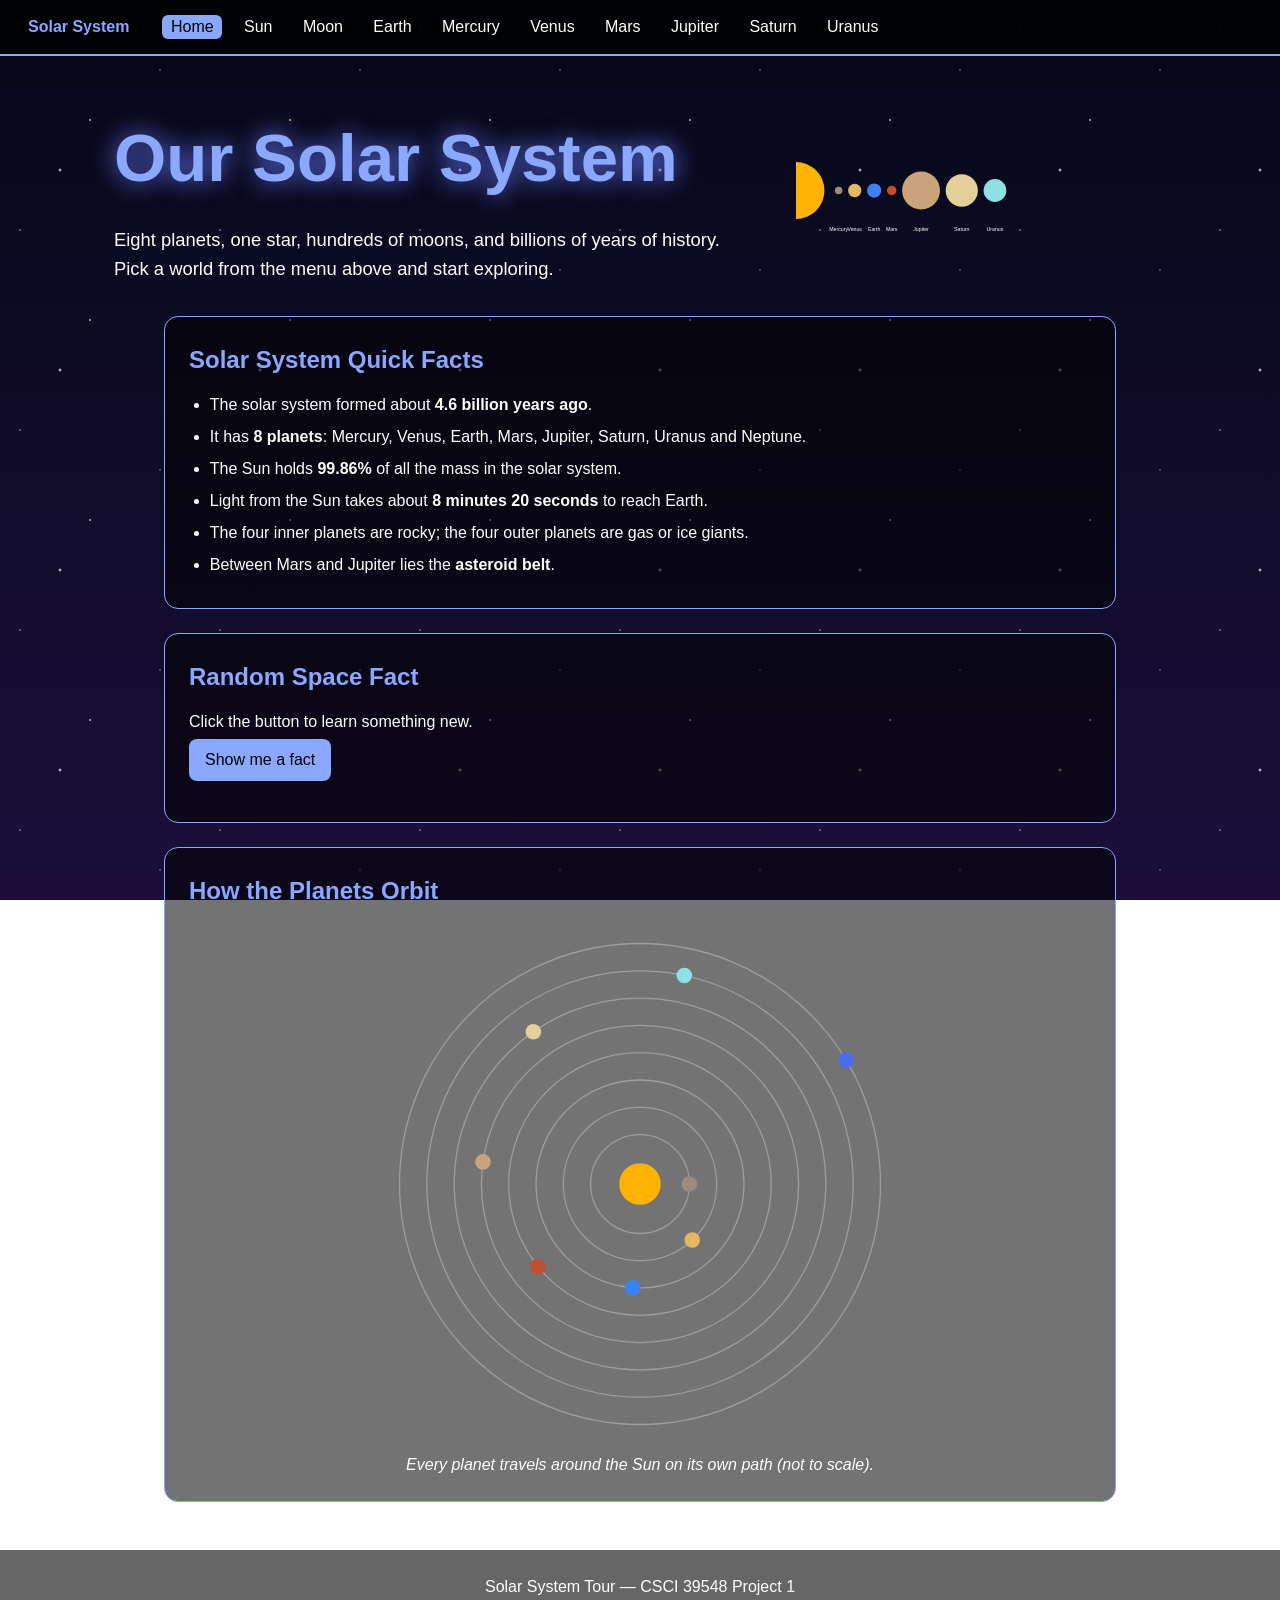
<file: index.html>
<!DOCTYPE html>
<html lang="en">
<head>
  <meta charset="UTF-8">
  <meta name="viewport" content="width=device-width, initial-scale=1.0">
  <title>Welcome to the Solar System | Solar System Tour</title>
  <!-- shared layout, then this page's own theme -->
  <link rel="stylesheet" href="css/style.css">
  <link rel="stylesheet" href="css/index.css">
</head>
<body class="index">
  <!-- Navigation bar: identical on every page -->
  <nav class="navbar">
    <a class="brand" href="index.html">Solar System</a>
    <ul>
      <li><a href="index.html" class="active">Home</a></li>
      <li><a href="sun.html">Sun</a></li>
      <li><a href="moon.html">Moon</a></li>
      <li><a href="earth.html">Earth</a></li>
      <li><a href="mercury.html">Mercury</a></li>
      <li><a href="venus.html">Venus</a></li>
      <li><a href="mars.html">Mars</a></li>
      <li><a href="jupiter.html">Jupiter</a></li>
      <li><a href="saturn.html">Saturn</a></li>
      <li><a href="uranus.html">Uranus</a></li>
    </ul>
  </nav>

  <!-- Title and picture -->
  <header class="hero">
    <div class="hero-text">
      <h1>Our Solar System</h1>
      <p class="intro">Eight planets, one star, hundreds of moons, and billions of years of history. Pick a world from the menu above and start exploring.</p>
    </div>
    <div class="hero-visual">
      <img id="planet-img" class="planet" src="images/lineup.svg" alt="Lineup of the Sun and the planets from Mercury to Uranus">
    </div>
  </header>

  <main>
    <!-- Facts -->
    <section class="card">
      <h2>Solar System Quick Facts</h2>
      <ul class="facts">
        <li>The solar system formed about <strong>4.6 billion years ago</strong>.</li>
        <li>It has <strong>8 planets</strong>: Mercury, Venus, Earth, Mars, Jupiter, Saturn, Uranus and Neptune.</li>
        <li>The Sun holds <strong>99.86%</strong> of all the mass in the solar system.</li>
        <li>Light from the Sun takes about <strong>8 minutes 20 seconds</strong> to reach Earth.</li>
        <li>The four inner planets are rocky; the four outer planets are gas or ice giants.</li>
        <li>Between Mars and Jupiter lies the <strong>asteroid belt</strong>.</li>
      </ul>
    </section>

    <!-- JavaScript feature -->
    <section class="card">
      <h2>Random Space Fact</h2>
      <p>Click the button to learn something new.</p>
      <button id="fact-btn">Show me a fact</button>
      <p id="fact-output" class="output"></p>
    </section>

    <!-- Second picture -->
    <section class="card">
      <h2>How the Planets Orbit</h2>
      <figure>
        <img src="images/orbits.svg" alt="Diagram of the eight planets orbiting the Sun in circles">
        <figcaption>Every planet travels around the Sun on its own path (not to scale).</figcaption>
      </figure>
    </section>
  </main>

  <footer>
    <p>Solar System Tour &mdash; CSCI 39548 Project 1</p>
  </footer>

  <script src="js/index.js"></script>
</body>
</html>
</file>
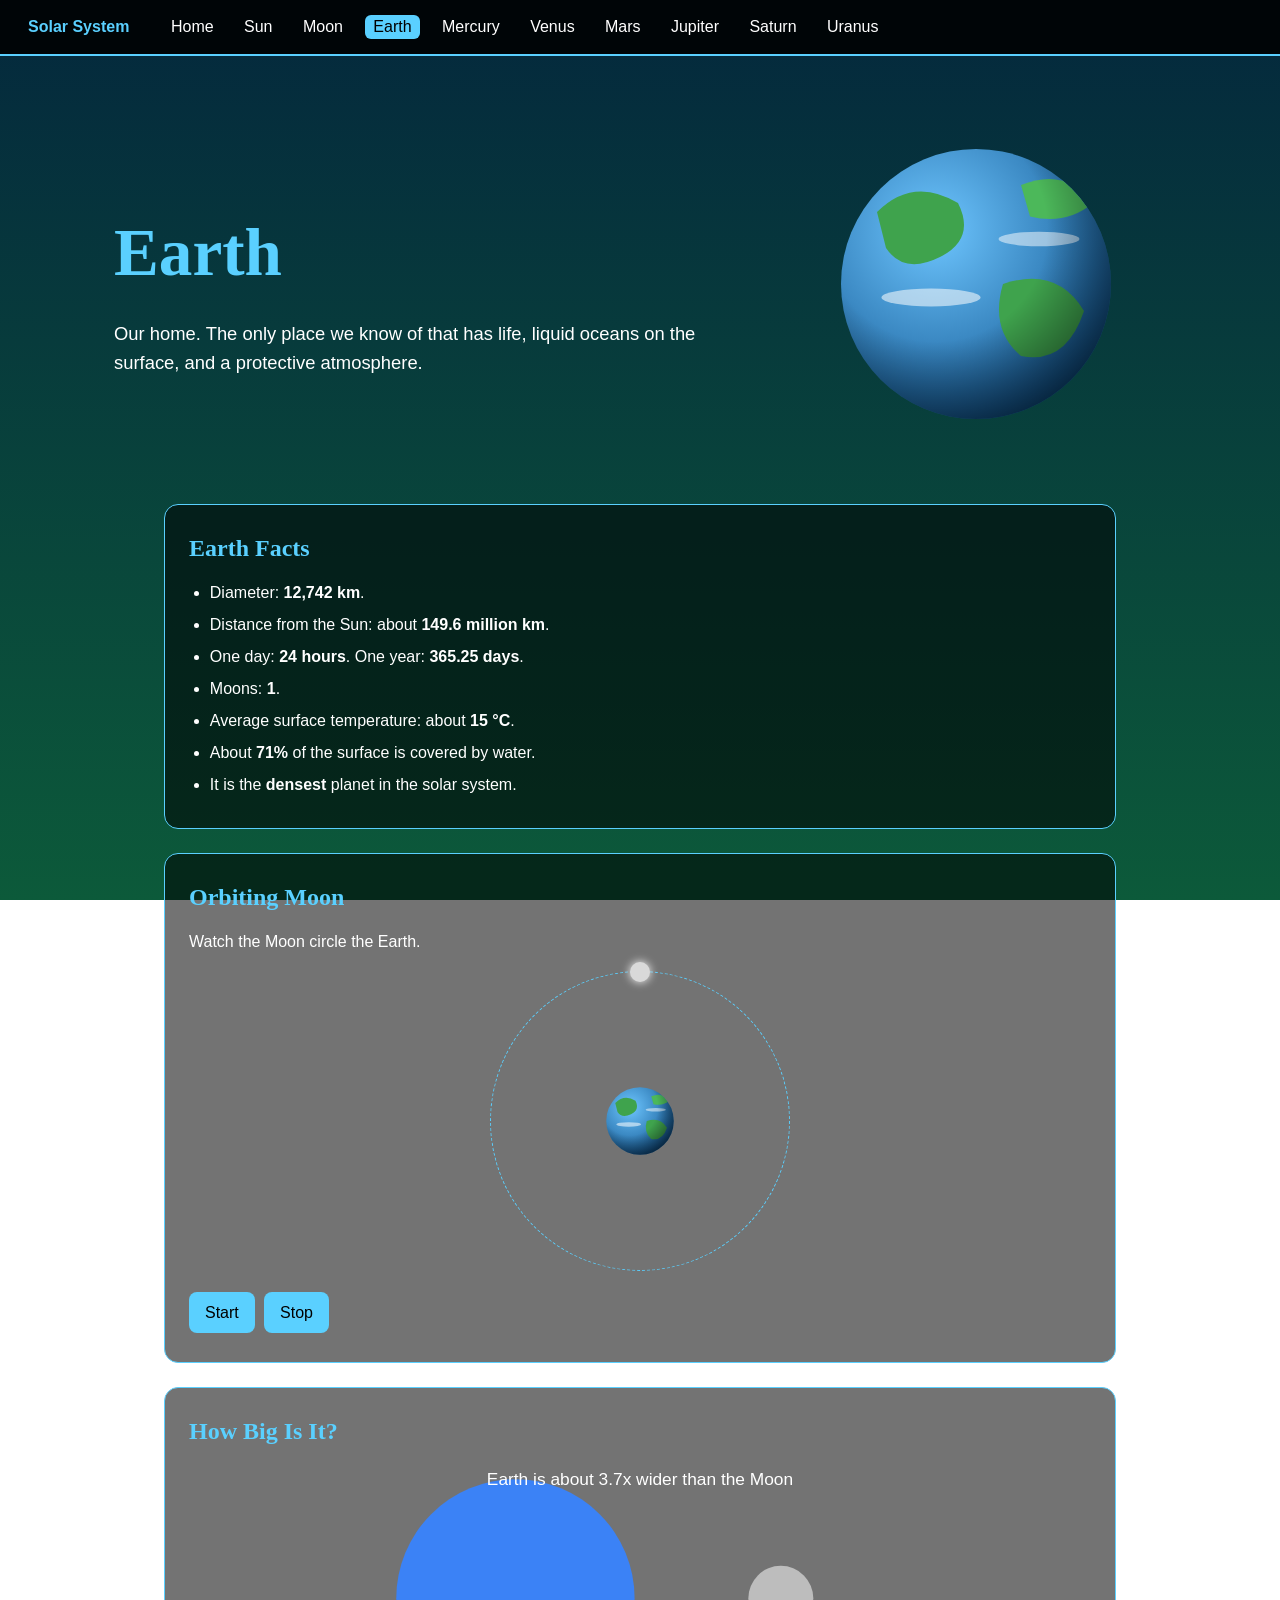
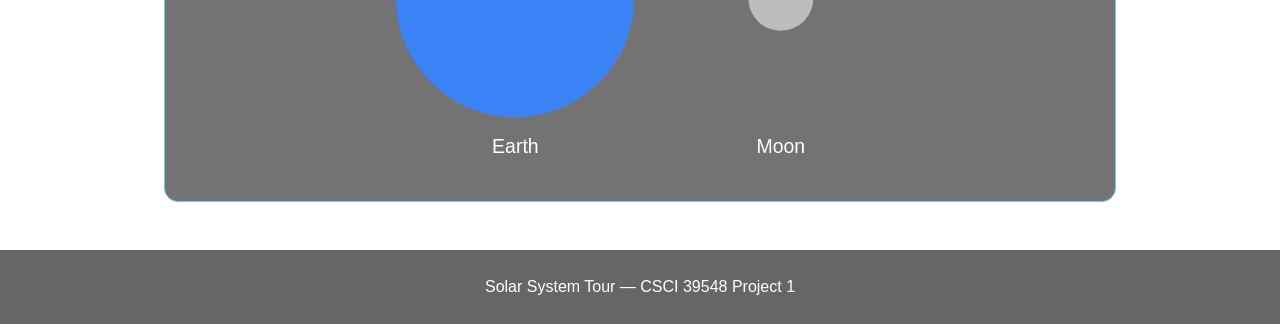
<file: earth.html>
<!DOCTYPE html>
<html lang="en">
<head>
  <meta charset="UTF-8">
  <meta name="viewport" content="width=device-width, initial-scale=1.0">
  <title>Earth | Solar System Tour</title>
  <!-- shared layout, then this page's own theme -->
  <link rel="stylesheet" href="css/style.css">
  <link rel="stylesheet" href="css/earth.css">
</head>
<body class="earth">
  <!-- Navigation bar: identical on every page -->
  <nav class="navbar">
    <a class="brand" href="index.html">Solar System</a>
    <ul>
      <li><a href="index.html">Home</a></li>
      <li><a href="sun.html">Sun</a></li>
      <li><a href="moon.html">Moon</a></li>
      <li><a href="earth.html" class="active">Earth</a></li>
      <li><a href="mercury.html">Mercury</a></li>
      <li><a href="venus.html">Venus</a></li>
      <li><a href="mars.html">Mars</a></li>
      <li><a href="jupiter.html">Jupiter</a></li>
      <li><a href="saturn.html">Saturn</a></li>
      <li><a href="uranus.html">Uranus</a></li>
    </ul>
  </nav>

  <!-- Title and picture -->
  <header class="hero">
    <div class="hero-text">
      <h1>Earth</h1>
      <p class="intro">Our home. The only place we know of that has life, liquid oceans on the surface, and a protective atmosphere.</p>
    </div>
    <div class="hero-visual">
      <img id="planet-img" class="planet" src="images/earth.svg" alt="Illustration of Earth with blue oceans and green continents">
    </div>
  </header>

  <main>
    <!-- Facts -->
    <section class="card">
      <h2>Earth Facts</h2>
      <ul class="facts">
        <li>Diameter: <strong>12,742 km</strong>.</li>
        <li>Distance from the Sun: about <strong>149.6 million km</strong>.</li>
        <li>One day: <strong>24 hours</strong>. One year: <strong>365.25 days</strong>.</li>
        <li>Moons: <strong>1</strong>.</li>
        <li>Average surface temperature: about <strong>15 &deg;C</strong>.</li>
        <li>About <strong>71%</strong> of the surface is covered by water.</li>
        <li>It is the <strong>densest</strong> planet in the solar system.</li>
      </ul>
    </section>

    <!-- JavaScript feature -->
    <section class="card">
      <h2>Orbiting Moon</h2>
      <p>Watch the Moon circle the Earth.</p>
      <div class="orbit-box">
        <img class="earth-mini" src="images/earth.svg" alt="Small Earth at the center of the orbit animation">
        <div id="orbit-arm" class="orbit-arm anim orbit"><span class="moon-dot"></span></div>
      </div>
      <button id="start-btn">Start</button>
      <button id="stop-btn">Stop</button>
    </section>

    <!-- Second picture -->
    <section class="card">
      <h2>How Big Is It?</h2>
      <figure>
        <img src="images/earth-compare.svg" alt="Earth drawn as a large circle next to the smaller Moon">
      </figure>
    </section>
  </main>

  <footer>
    <p>Solar System Tour &mdash; CSCI 39548 Project 1</p>
  </footer>

  <script src="js/earth.js"></script>
</body>
</html>
</file>
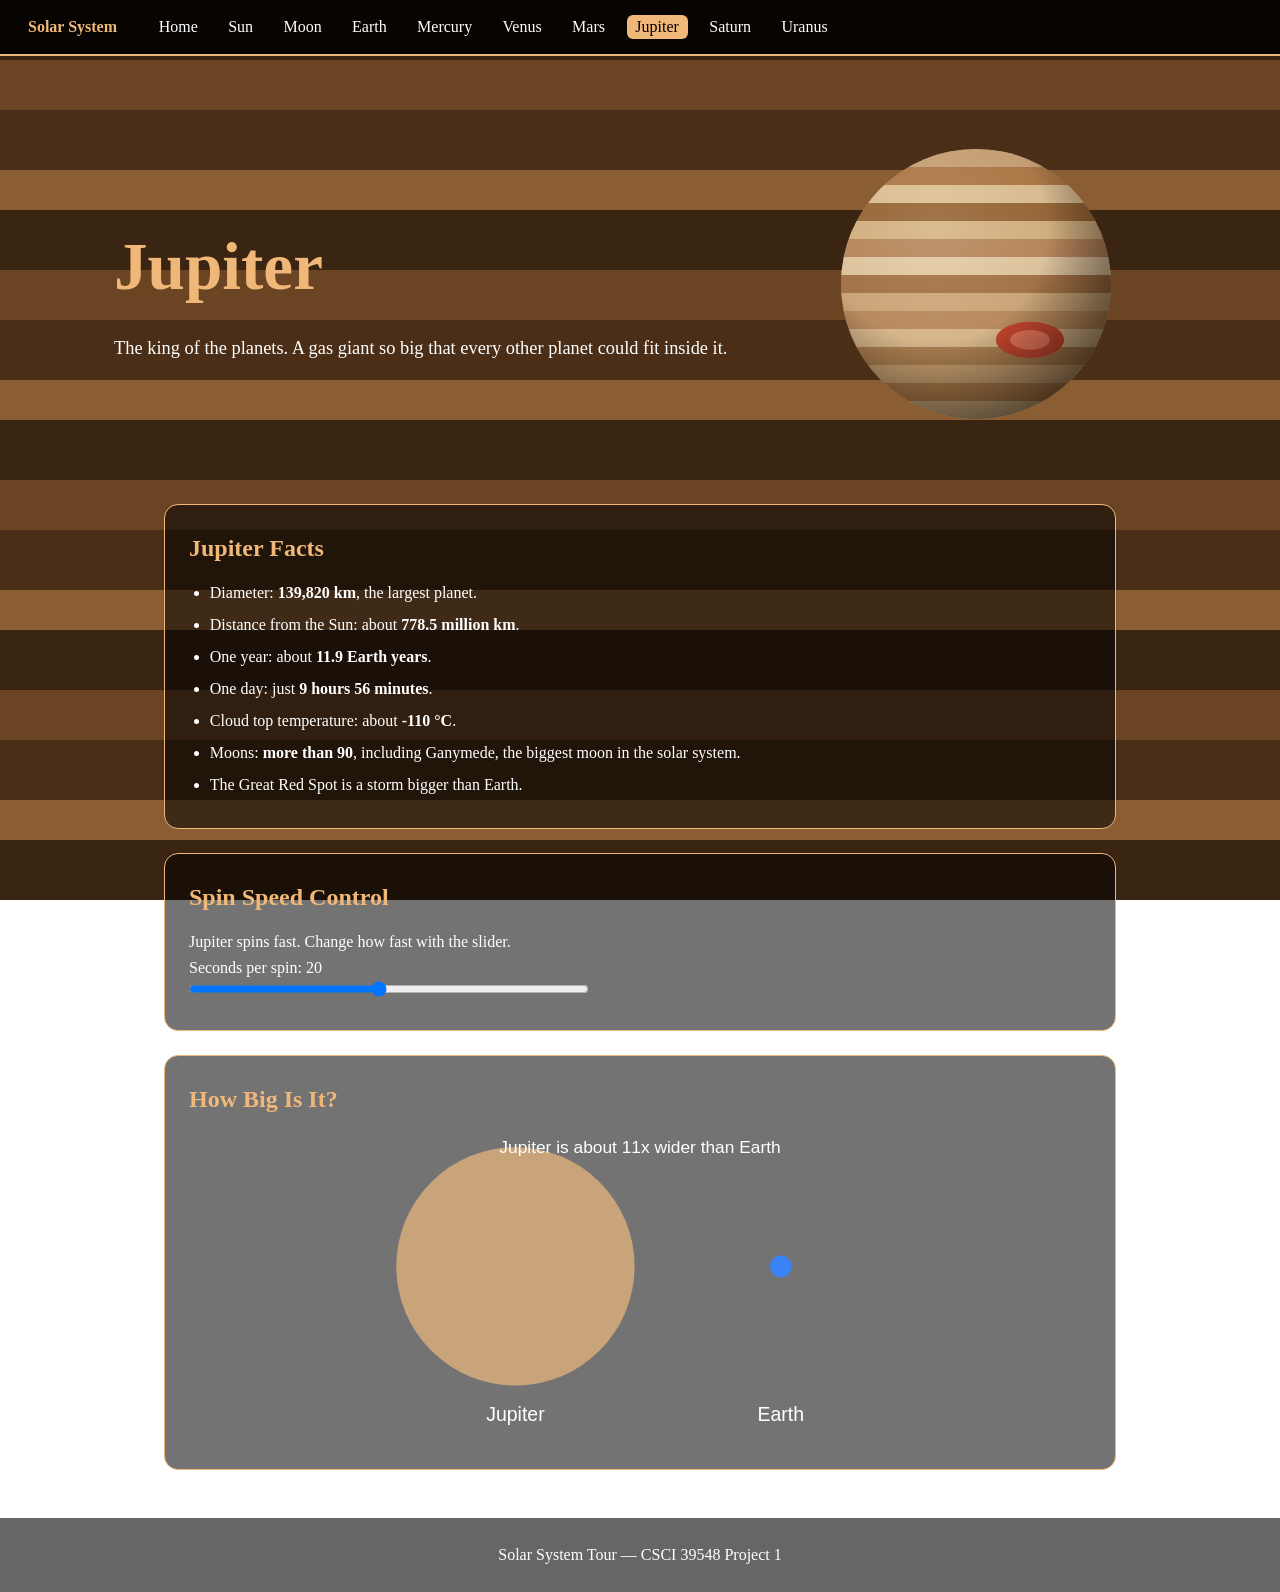
<file: jupiter.html>
<!DOCTYPE html>
<html lang="en">
<head>
  <meta charset="UTF-8">
  <meta name="viewport" content="width=device-width, initial-scale=1.0">
  <title>Jupiter | Solar System Tour</title>
  <!-- shared layout, then this page's own theme -->
  <link rel="stylesheet" href="css/style.css">
  <link rel="stylesheet" href="css/jupiter.css">
</head>
<body class="jupiter">
  <!-- Navigation bar: identical on every page -->
  <nav class="navbar">
    <a class="brand" href="index.html">Solar System</a>
    <ul>
      <li><a href="index.html">Home</a></li>
      <li><a href="sun.html">Sun</a></li>
      <li><a href="moon.html">Moon</a></li>
      <li><a href="earth.html">Earth</a></li>
      <li><a href="mercury.html">Mercury</a></li>
      <li><a href="venus.html">Venus</a></li>
      <li><a href="mars.html">Mars</a></li>
      <li><a href="jupiter.html" class="active">Jupiter</a></li>
      <li><a href="saturn.html">Saturn</a></li>
      <li><a href="uranus.html">Uranus</a></li>
    </ul>
  </nav>

  <!-- Title and picture -->
  <header class="hero">
    <div class="hero-text">
      <h1>Jupiter</h1>
      <p class="intro">The king of the planets. A gas giant so big that every other planet could fit inside it.</p>
    </div>
    <div class="hero-visual">
      <img id="planet-img" class="planet anim spin" src="images/jupiter.svg" alt="Illustration of Jupiter with cloud bands and the Great Red Spot">
    </div>
  </header>

  <main>
    <!-- Facts -->
    <section class="card">
      <h2>Jupiter Facts</h2>
      <ul class="facts">
        <li>Diameter: <strong>139,820 km</strong>, the largest planet.</li>
        <li>Distance from the Sun: about <strong>778.5 million km</strong>.</li>
        <li>One year: about <strong>11.9 Earth years</strong>.</li>
        <li>One day: just <strong>9 hours 56 minutes</strong>.</li>
        <li>Cloud top temperature: about <strong>-110 &deg;C</strong>.</li>
        <li>Moons: <strong>more than 90</strong>, including Ganymede, the biggest moon in the solar system.</li>
        <li>The Great Red Spot is a storm bigger than Earth.</li>
      </ul>
    </section>

    <!-- JavaScript feature -->
    <section class="card">
      <h2>Spin Speed Control</h2>
      <p>Jupiter spins fast. Change how fast with the slider.</p>
      <label for="speed">Seconds per spin: <span id="speed-value">20</span></label><br>
      <input id="speed" type="range" min="2" max="40" value="20">
    </section>

    <!-- Second picture -->
    <section class="card">
      <h2>How Big Is It?</h2>
      <figure>
        <img src="images/jupiter-compare.svg" alt="Jupiter drawn as a huge circle next to a small Earth">
      </figure>
    </section>
  </main>

  <footer>
    <p>Solar System Tour &mdash; CSCI 39548 Project 1</p>
  </footer>

  <script src="js/jupiter.js"></script>
</body>
</html>
</file>
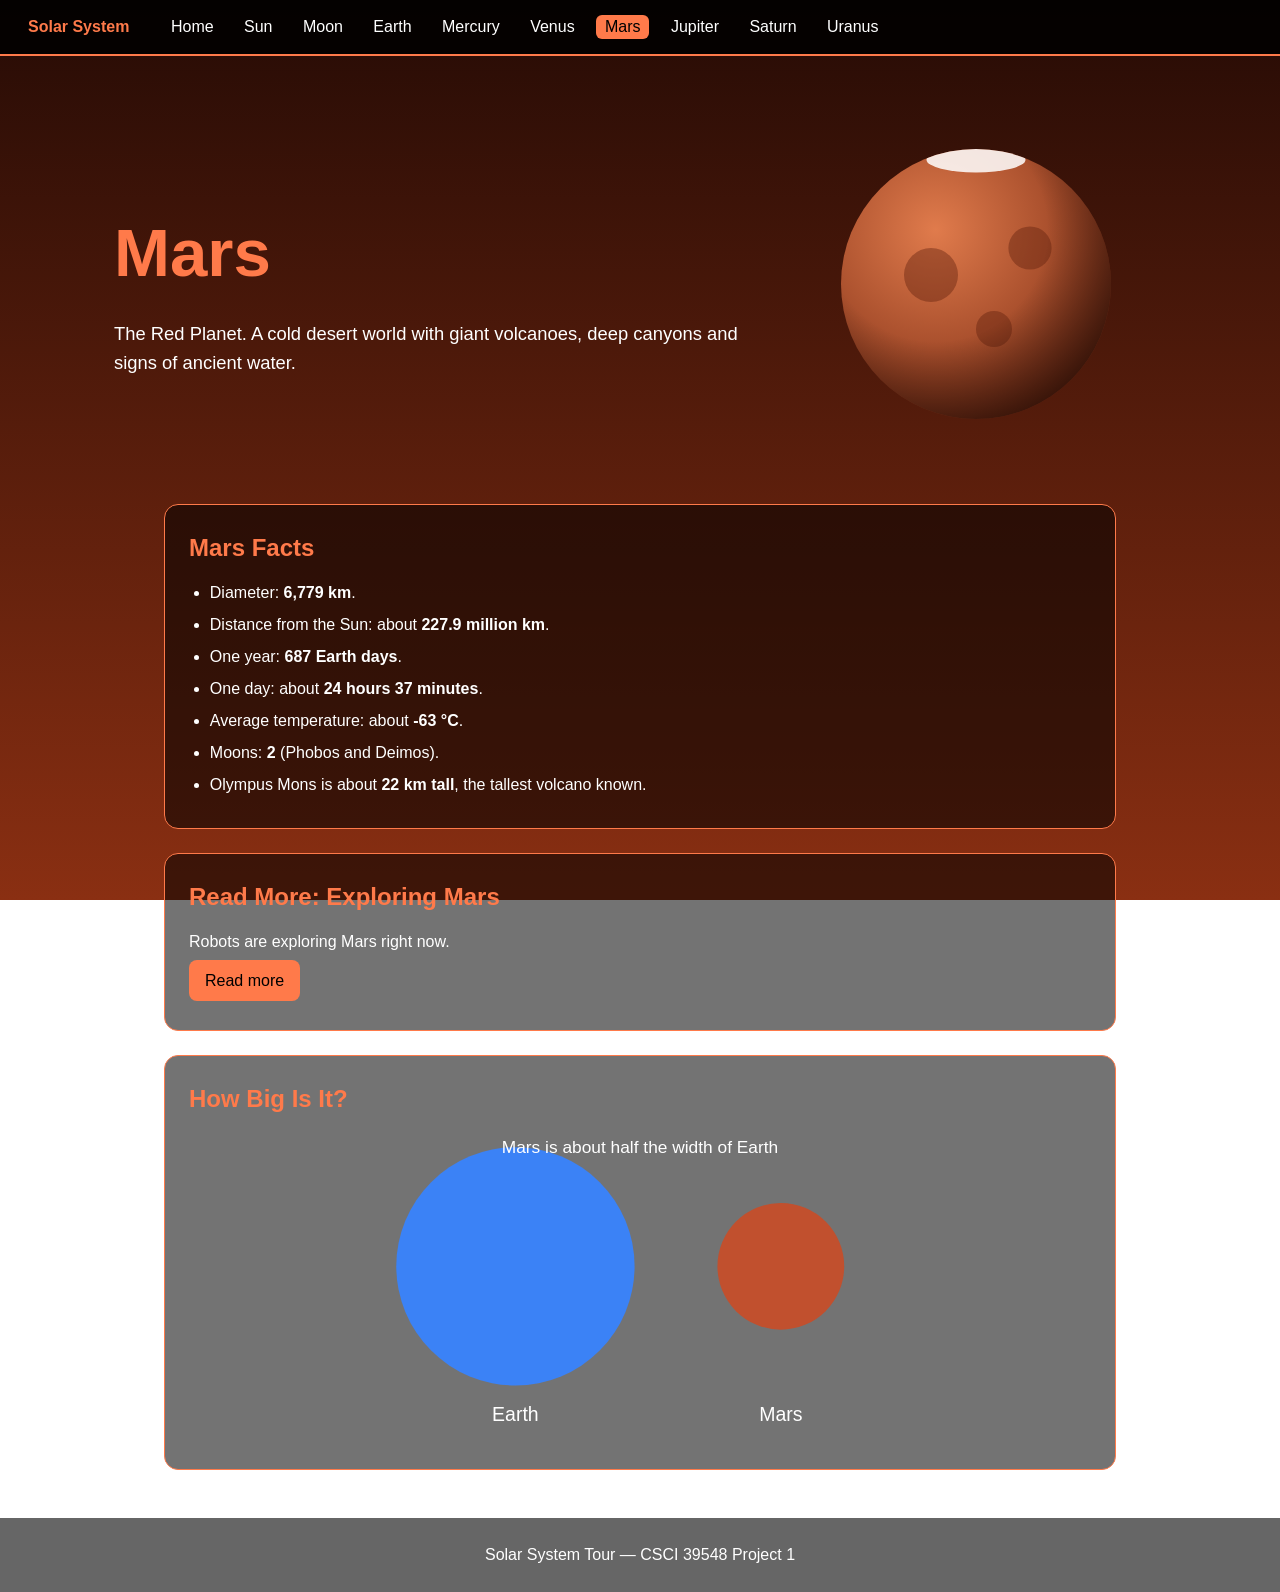
<file: mars.html>
<!DOCTYPE html>
<html lang="en">
<head>
  <meta charset="UTF-8">
  <meta name="viewport" content="width=device-width, initial-scale=1.0">
  <title>Mars | Solar System Tour</title>
  <!-- shared layout, then this page's own theme -->
  <link rel="stylesheet" href="css/style.css">
  <link rel="stylesheet" href="css/mars.css">
</head>
<body class="mars">
  <!-- Navigation bar: identical on every page -->
  <nav class="navbar">
    <a class="brand" href="index.html">Solar System</a>
    <ul>
      <li><a href="index.html">Home</a></li>
      <li><a href="sun.html">Sun</a></li>
      <li><a href="moon.html">Moon</a></li>
      <li><a href="earth.html">Earth</a></li>
      <li><a href="mercury.html">Mercury</a></li>
      <li><a href="venus.html">Venus</a></li>
      <li><a href="mars.html" class="active">Mars</a></li>
      <li><a href="jupiter.html">Jupiter</a></li>
      <li><a href="saturn.html">Saturn</a></li>
      <li><a href="uranus.html">Uranus</a></li>
    </ul>
  </nav>

  <!-- Title and picture -->
  <header class="hero">
    <div class="hero-text">
      <h1>Mars</h1>
      <p class="intro">The Red Planet. A cold desert world with giant volcanoes, deep canyons and signs of ancient water.</p>
    </div>
    <div class="hero-visual">
      <img id="planet-img" class="planet" src="images/mars.svg" alt="Illustration of red Mars with a white polar cap">
    </div>
  </header>

  <main>
    <!-- Facts -->
    <section class="card">
      <h2>Mars Facts</h2>
      <ul class="facts">
        <li>Diameter: <strong>6,779 km</strong>.</li>
        <li>Distance from the Sun: about <strong>227.9 million km</strong>.</li>
        <li>One year: <strong>687 Earth days</strong>.</li>
        <li>One day: about <strong>24 hours 37 minutes</strong>.</li>
        <li>Average temperature: about <strong>-63 &deg;C</strong>.</li>
        <li>Moons: <strong>2</strong> (Phobos and Deimos).</li>
        <li>Olympus Mons is about <strong>22 km tall</strong>, the tallest volcano known.</li>
      </ul>
    </section>

    <!-- JavaScript feature -->
    <section class="card">
      <h2>Read More: Exploring Mars</h2>
      <p>Robots are exploring Mars right now.</p>
      <button id="more-btn">Read more</button>
      <div id="more-text" hidden>
        <p>NASA has sent several rovers to Mars, including Spirit, Opportunity, Curiosity and Perseverance. They study rocks, take photos and look for signs of ancient life. Mars shows dry river beds and lake basins, so scientists think it once had flowing water.</p>
      </div>
    </section>

    <!-- Second picture -->
    <section class="card">
      <h2>How Big Is It?</h2>
      <figure>
        <img src="images/mars-compare.svg" alt="Mars drawn as a circle about half the width of Earth">
      </figure>
    </section>
  </main>

  <footer>
    <p>Solar System Tour &mdash; CSCI 39548 Project 1</p>
  </footer>

  <script src="js/mars.js"></script>
</body>
</html>
</file>
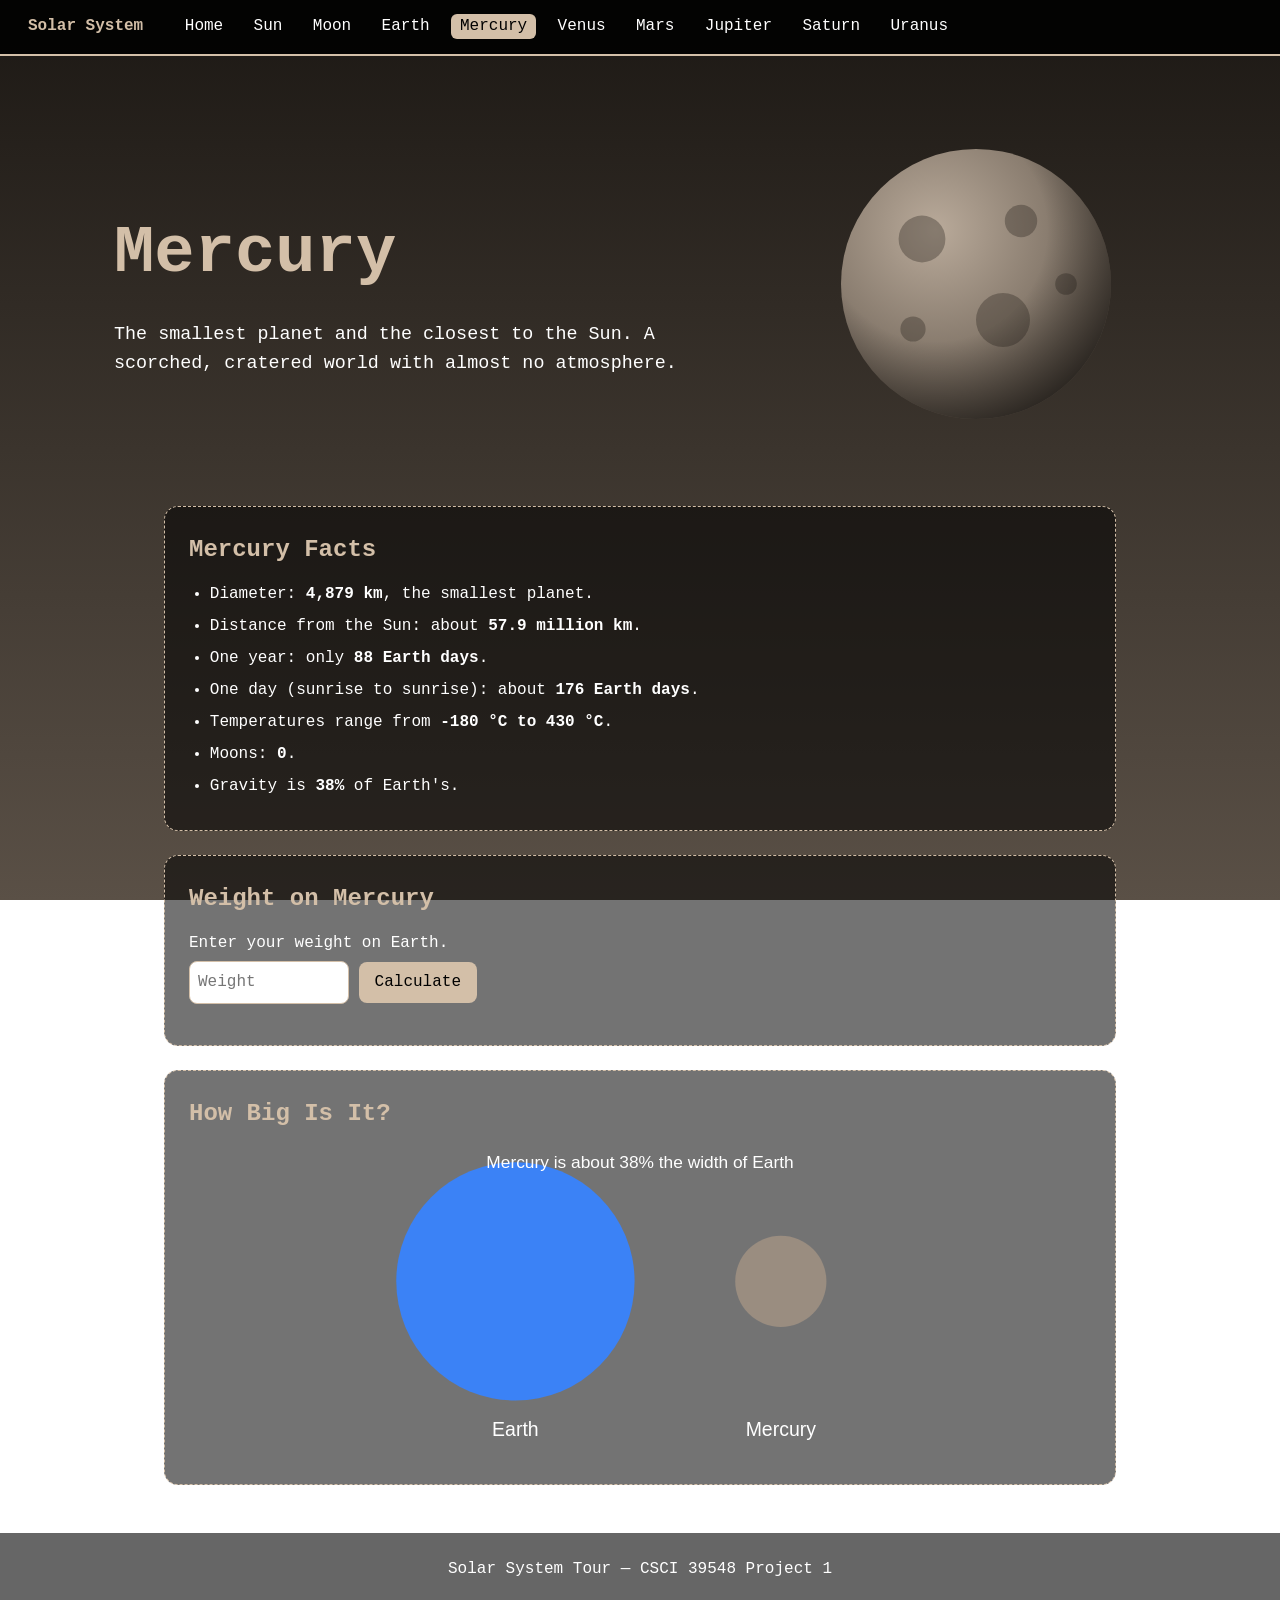
<file: mercury.html>
<!DOCTYPE html>
<html lang="en">
<head>
  <meta charset="UTF-8">
  <meta name="viewport" content="width=device-width, initial-scale=1.0">
  <title>Mercury | Solar System Tour</title>
  <!-- shared layout, then this page's own theme -->
  <link rel="stylesheet" href="css/style.css">
  <link rel="stylesheet" href="css/mercury.css">
</head>
<body class="mercury">
  <!-- Navigation bar: identical on every page -->
  <nav class="navbar">
    <a class="brand" href="index.html">Solar System</a>
    <ul>
      <li><a href="index.html">Home</a></li>
      <li><a href="sun.html">Sun</a></li>
      <li><a href="moon.html">Moon</a></li>
      <li><a href="earth.html">Earth</a></li>
      <li><a href="mercury.html" class="active">Mercury</a></li>
      <li><a href="venus.html">Venus</a></li>
      <li><a href="mars.html">Mars</a></li>
      <li><a href="jupiter.html">Jupiter</a></li>
      <li><a href="saturn.html">Saturn</a></li>
      <li><a href="uranus.html">Uranus</a></li>
    </ul>
  </nav>

  <!-- Title and picture -->
  <header class="hero">
    <div class="hero-text">
      <h1>Mercury</h1>
      <p class="intro">The smallest planet and the closest to the Sun. A scorched, cratered world with almost no atmosphere.</p>
    </div>
    <div class="hero-visual">
      <img id="planet-img" class="planet" src="images/mercury.svg" alt="Illustration of cratered gray Mercury">
    </div>
  </header>

  <main>
    <!-- Facts -->
    <section class="card">
      <h2>Mercury Facts</h2>
      <ul class="facts">
        <li>Diameter: <strong>4,879 km</strong>, the smallest planet.</li>
        <li>Distance from the Sun: about <strong>57.9 million km</strong>.</li>
        <li>One year: only <strong>88 Earth days</strong>.</li>
        <li>One day (sunrise to sunrise): about <strong>176 Earth days</strong>.</li>
        <li>Temperatures range from <strong>-180 &deg;C to 430 &deg;C</strong>.</li>
        <li>Moons: <strong>0</strong>.</li>
        <li>Gravity is <strong>38%</strong> of Earth's.</li>
      </ul>
    </section>

    <!-- JavaScript feature -->
    <section class="card">
      <h2>Weight on Mercury</h2>
      <p>Enter your weight on Earth.</p>
      <input id="weight" type="number" min="1" placeholder="Weight">
      <button id="calc-btn">Calculate</button>
      <p id="result" class="output"></p>
    </section>

    <!-- Second picture -->
    <section class="card">
      <h2>How Big Is It?</h2>
      <figure>
        <img src="images/mercury-compare.svg" alt="Mercury drawn as a small circle next to the larger Earth">
      </figure>
    </section>
  </main>

  <footer>
    <p>Solar System Tour &mdash; CSCI 39548 Project 1</p>
  </footer>

  <script src="js/mercury.js"></script>
</body>
</html>
</file>
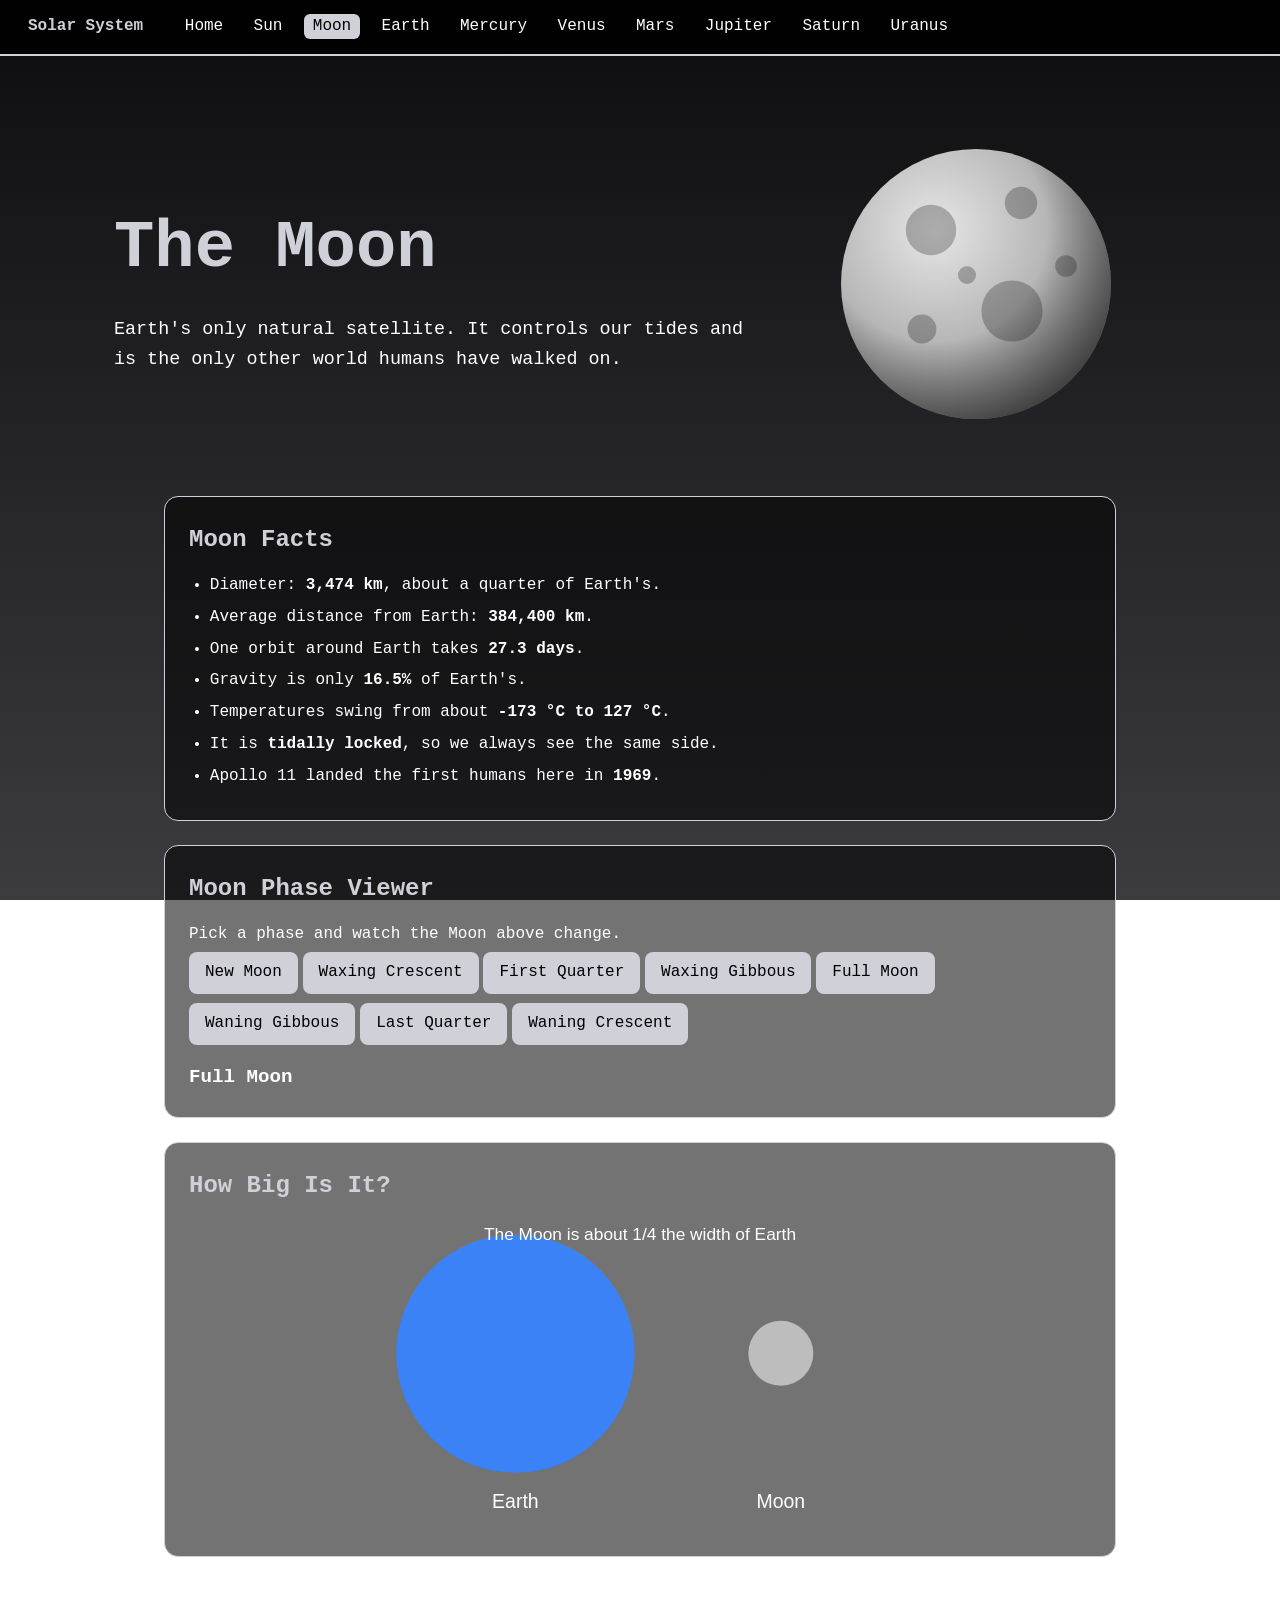
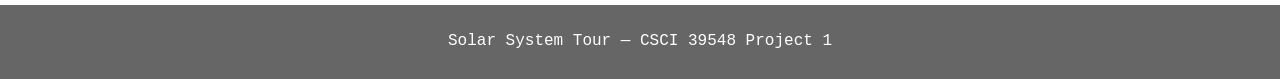
<file: moon.html>
<!DOCTYPE html>
<html lang="en">
<head>
  <meta charset="UTF-8">
  <meta name="viewport" content="width=device-width, initial-scale=1.0">
  <title>The Moon | Solar System Tour</title>
  <!-- shared layout, then this page's own theme -->
  <link rel="stylesheet" href="css/style.css">
  <link rel="stylesheet" href="css/moon.css">
</head>
<body class="moon">
  <!-- Navigation bar: identical on every page -->
  <nav class="navbar">
    <a class="brand" href="index.html">Solar System</a>
    <ul>
      <li><a href="index.html">Home</a></li>
      <li><a href="sun.html">Sun</a></li>
      <li><a href="moon.html" class="active">Moon</a></li>
      <li><a href="earth.html">Earth</a></li>
      <li><a href="mercury.html">Mercury</a></li>
      <li><a href="venus.html">Venus</a></li>
      <li><a href="mars.html">Mars</a></li>
      <li><a href="jupiter.html">Jupiter</a></li>
      <li><a href="saturn.html">Saturn</a></li>
      <li><a href="uranus.html">Uranus</a></li>
    </ul>
  </nav>

  <!-- Title and picture -->
  <header class="hero">
    <div class="hero-text">
      <h1>The Moon</h1>
      <p class="intro">Earth's only natural satellite. It controls our tides and is the only other world humans have walked on.</p>
    </div>
    <div class="hero-visual">
      <div class="moon-wrap"><img id="planet-img" class="planet" src="images/moon.svg" alt="Illustration of the cratered Moon"><div id="shadow" class="shadow"></div></div>
    </div>
  </header>

  <main>
    <!-- Facts -->
    <section class="card">
      <h2>Moon Facts</h2>
      <ul class="facts">
        <li>Diameter: <strong>3,474 km</strong>, about a quarter of Earth's.</li>
        <li>Average distance from Earth: <strong>384,400 km</strong>.</li>
        <li>One orbit around Earth takes <strong>27.3 days</strong>.</li>
        <li>Gravity is only <strong>16.5%</strong> of Earth's.</li>
        <li>Temperatures swing from about <strong>-173 &deg;C to 127 &deg;C</strong>.</li>
        <li>It is <strong>tidally locked</strong>, so we always see the same side.</li>
        <li>Apollo 11 landed the first humans here in <strong>1969</strong>.</li>
      </ul>
    </section>

    <!-- JavaScript feature -->
    <section class="card">
      <h2>Moon Phase Viewer</h2>
      <p>Pick a phase and watch the Moon above change.</p>
      <div id="phase-buttons"></div>
      <p id="phase-name" class="output">Full Moon</p>
    </section>

    <!-- Second picture -->
    <section class="card">
      <h2>How Big Is It?</h2>
      <figure>
        <img src="images/moon-compare.svg" alt="The Moon drawn as a small circle next to the larger Earth">
      </figure>
    </section>
  </main>

  <footer>
    <p>Solar System Tour &mdash; CSCI 39548 Project 1</p>
  </footer>

  <script src="js/moon.js"></script>
</body>
</html>
</file>
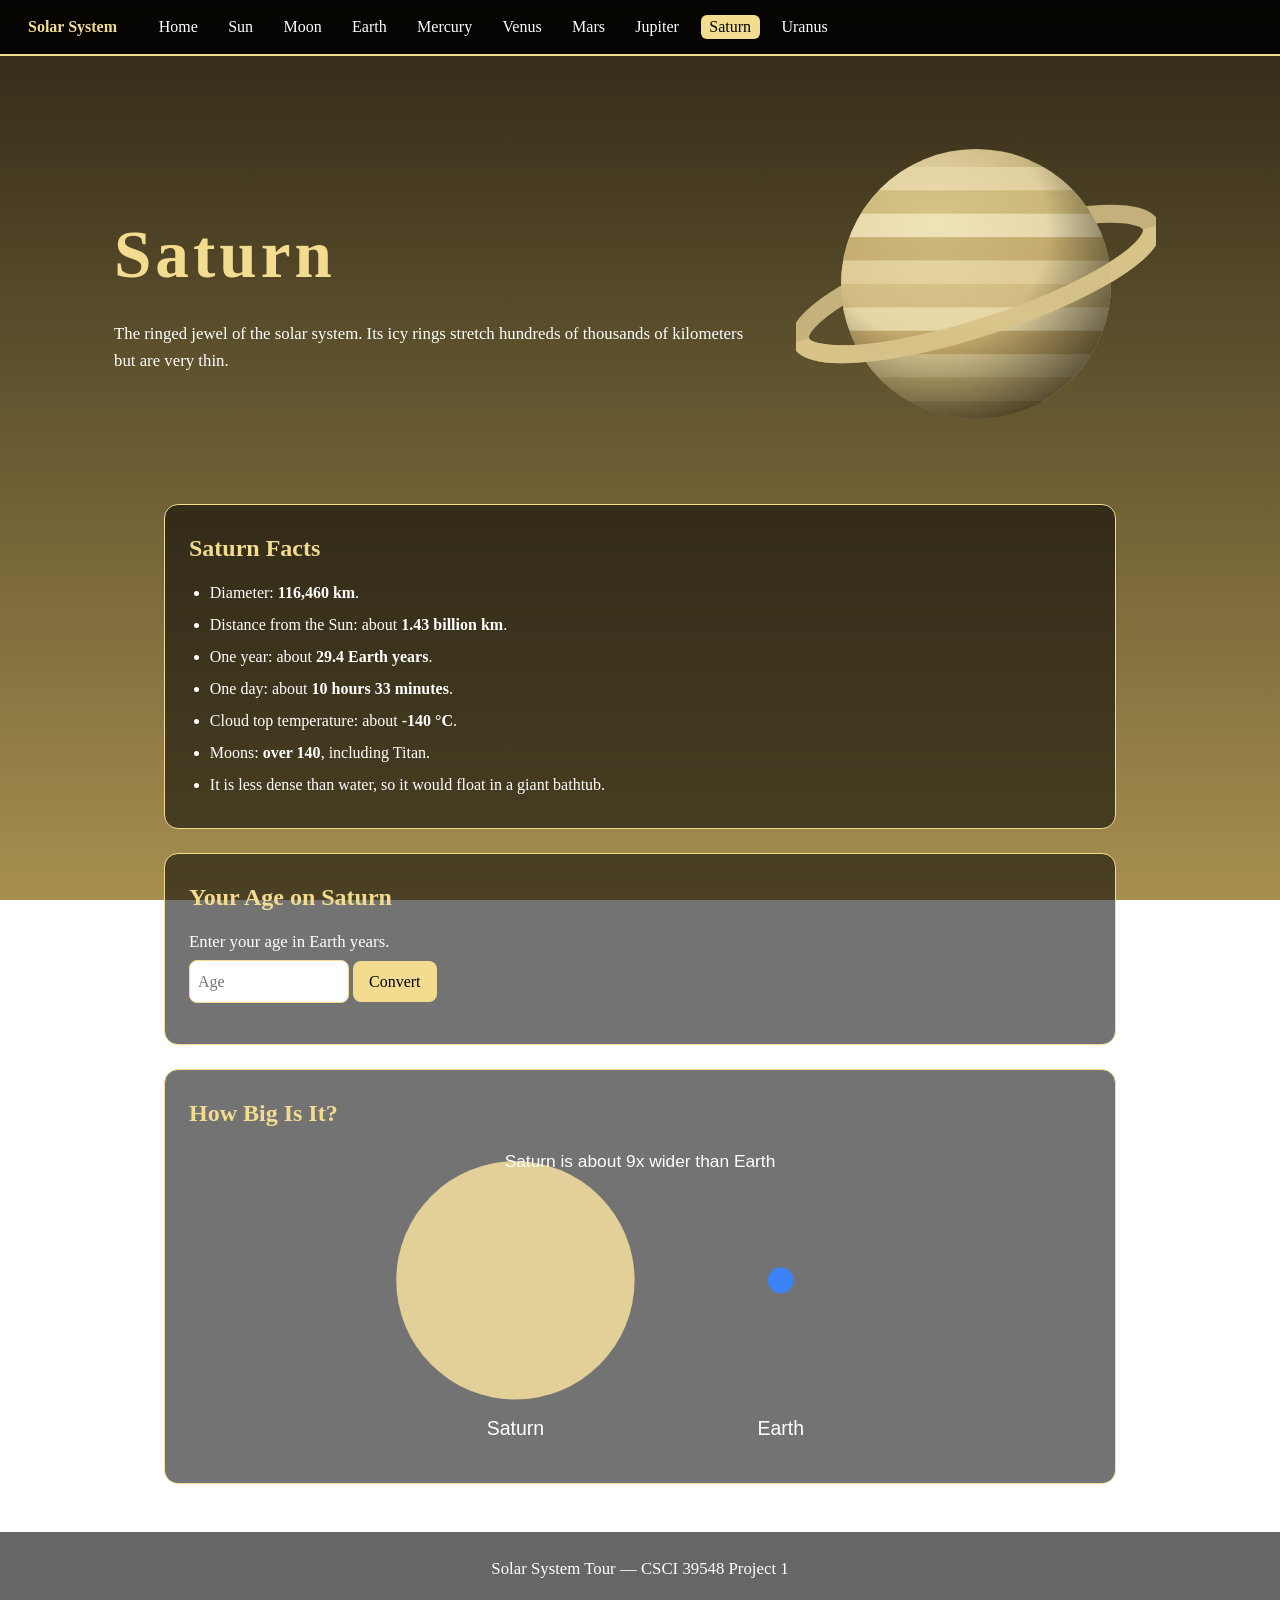
<file: saturn.html>
<!DOCTYPE html>
<html lang="en">
<head>
  <meta charset="UTF-8">
  <meta name="viewport" content="width=device-width, initial-scale=1.0">
  <title>Saturn | Solar System Tour</title>
  <!-- shared layout, then this page's own theme -->
  <link rel="stylesheet" href="css/style.css">
  <link rel="stylesheet" href="css/saturn.css">
</head>
<body class="saturn">
  <!-- Navigation bar: identical on every page -->
  <nav class="navbar">
    <a class="brand" href="index.html">Solar System</a>
    <ul>
      <li><a href="index.html">Home</a></li>
      <li><a href="sun.html">Sun</a></li>
      <li><a href="moon.html">Moon</a></li>
      <li><a href="earth.html">Earth</a></li>
      <li><a href="mercury.html">Mercury</a></li>
      <li><a href="venus.html">Venus</a></li>
      <li><a href="mars.html">Mars</a></li>
      <li><a href="jupiter.html">Jupiter</a></li>
      <li><a href="saturn.html" class="active">Saturn</a></li>
      <li><a href="uranus.html">Uranus</a></li>
    </ul>
  </nav>

  <!-- Title and picture -->
  <header class="hero">
    <div class="hero-text">
      <h1>Saturn</h1>
      <p class="intro">The ringed jewel of the solar system. Its icy rings stretch hundreds of thousands of kilometers but are very thin.</p>
    </div>
    <div class="hero-visual">
      <img id="planet-img" class="planet" src="images/saturn.svg" alt="Illustration of Saturn with its bright rings">
    </div>
  </header>

  <main>
    <!-- Facts -->
    <section class="card">
      <h2>Saturn Facts</h2>
      <ul class="facts">
        <li>Diameter: <strong>116,460 km</strong>.</li>
        <li>Distance from the Sun: about <strong>1.43 billion km</strong>.</li>
        <li>One year: about <strong>29.4 Earth years</strong>.</li>
        <li>One day: about <strong>10 hours 33 minutes</strong>.</li>
        <li>Cloud top temperature: about <strong>-140 &deg;C</strong>.</li>
        <li>Moons: <strong>over 140</strong>, including Titan.</li>
        <li>It is less dense than water, so it would float in a giant bathtub.</li>
      </ul>
    </section>

    <!-- JavaScript feature -->
    <section class="card">
      <h2>Your Age on Saturn</h2>
      <p>Enter your age in Earth years.</p>
      <input id="age" type="number" min="0" placeholder="Age">
      <button id="age-btn">Convert</button>
      <p id="age-result" class="output"></p>
    </section>

    <!-- Second picture -->
    <section class="card">
      <h2>How Big Is It?</h2>
      <figure>
        <img src="images/saturn-compare.svg" alt="Saturn drawn as a big circle next to a small Earth">
      </figure>
    </section>
  </main>

  <footer>
    <p>Solar System Tour &mdash; CSCI 39548 Project 1</p>
  </footer>

  <script src="js/saturn.js"></script>
</body>
</html>
</file>
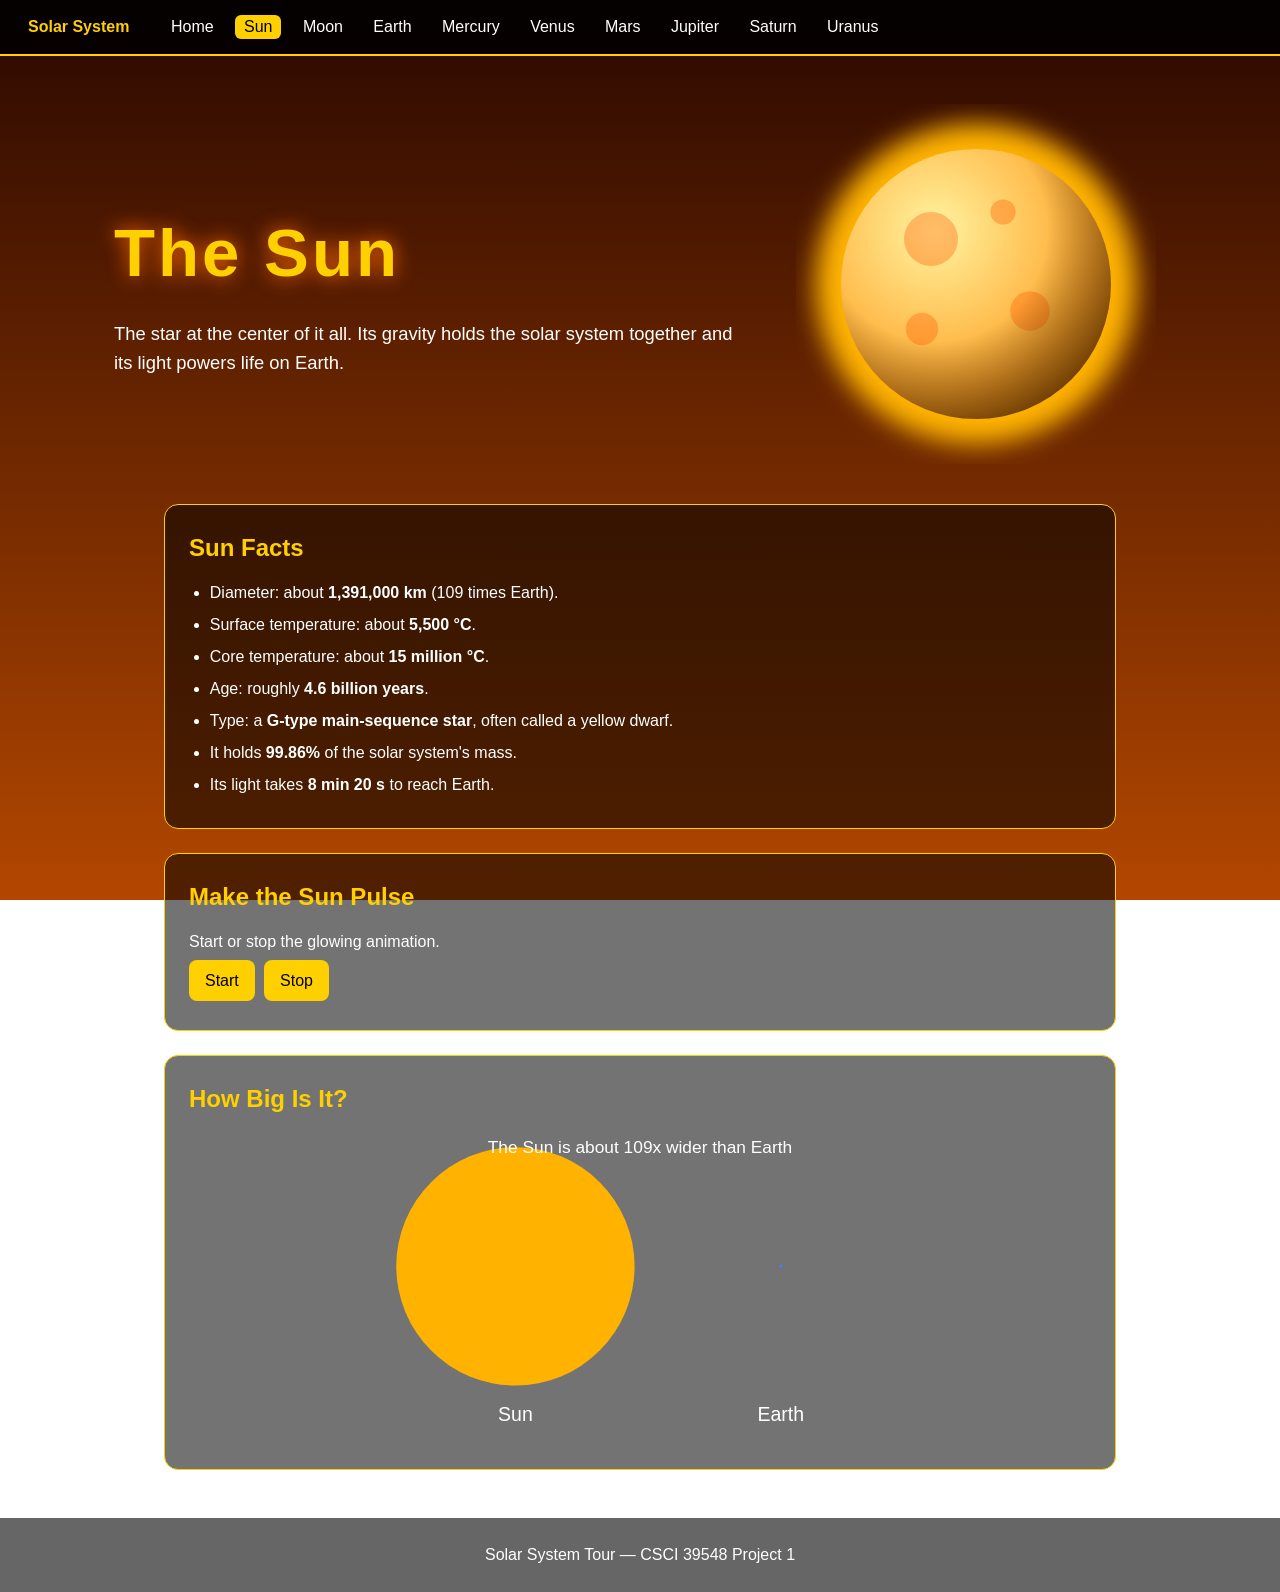
<file: sun.html>
<!DOCTYPE html>
<html lang="en">
<head>
  <meta charset="UTF-8">
  <meta name="viewport" content="width=device-width, initial-scale=1.0">
  <title>The Sun | Solar System Tour</title>
  <!-- shared layout, then this page's own theme -->
  <link rel="stylesheet" href="css/style.css">
  <link rel="stylesheet" href="css/sun.css">
</head>
<body class="sun">
  <!-- Navigation bar: identical on every page -->
  <nav class="navbar">
    <a class="brand" href="index.html">Solar System</a>
    <ul>
      <li><a href="index.html">Home</a></li>
      <li><a href="sun.html" class="active">Sun</a></li>
      <li><a href="moon.html">Moon</a></li>
      <li><a href="earth.html">Earth</a></li>
      <li><a href="mercury.html">Mercury</a></li>
      <li><a href="venus.html">Venus</a></li>
      <li><a href="mars.html">Mars</a></li>
      <li><a href="jupiter.html">Jupiter</a></li>
      <li><a href="saturn.html">Saturn</a></li>
      <li><a href="uranus.html">Uranus</a></li>
    </ul>
  </nav>

  <!-- Title and picture -->
  <header class="hero">
    <div class="hero-text">
      <h1>The Sun</h1>
      <p class="intro">The star at the center of it all. Its gravity holds the solar system together and its light powers life on Earth.</p>
    </div>
    <div class="hero-visual">
      <img id="planet-img" class="planet anim pulse" src="images/sun.svg" alt="Illustration of the glowing Sun">
    </div>
  </header>

  <main>
    <!-- Facts -->
    <section class="card">
      <h2>Sun Facts</h2>
      <ul class="facts">
        <li>Diameter: about <strong>1,391,000 km</strong> (109 times Earth).</li>
        <li>Surface temperature: about <strong>5,500 &deg;C</strong>.</li>
        <li>Core temperature: about <strong>15 million &deg;C</strong>.</li>
        <li>Age: roughly <strong>4.6 billion years</strong>.</li>
        <li>Type: a <strong>G-type main-sequence star</strong>, often called a yellow dwarf.</li>
        <li>It holds <strong>99.86%</strong> of the solar system's mass.</li>
        <li>Its light takes <strong>8 min 20 s</strong> to reach Earth.</li>
      </ul>
    </section>

    <!-- JavaScript feature -->
    <section class="card">
      <h2>Make the Sun Pulse</h2>
      <p>Start or stop the glowing animation.</p>
      <button id="start-btn">Start</button>
      <button id="stop-btn">Stop</button>
    </section>

    <!-- Second picture -->
    <section class="card">
      <h2>How Big Is It?</h2>
      <figure>
        <img src="images/sun-compare.svg" alt="The Sun drawn as a huge circle next to a tiny dot for Earth">
      </figure>
    </section>
  </main>

  <footer>
    <p>Solar System Tour &mdash; CSCI 39548 Project 1</p>
  </footer>

  <script src="js/sun.js"></script>
</body>
</html>
</file>
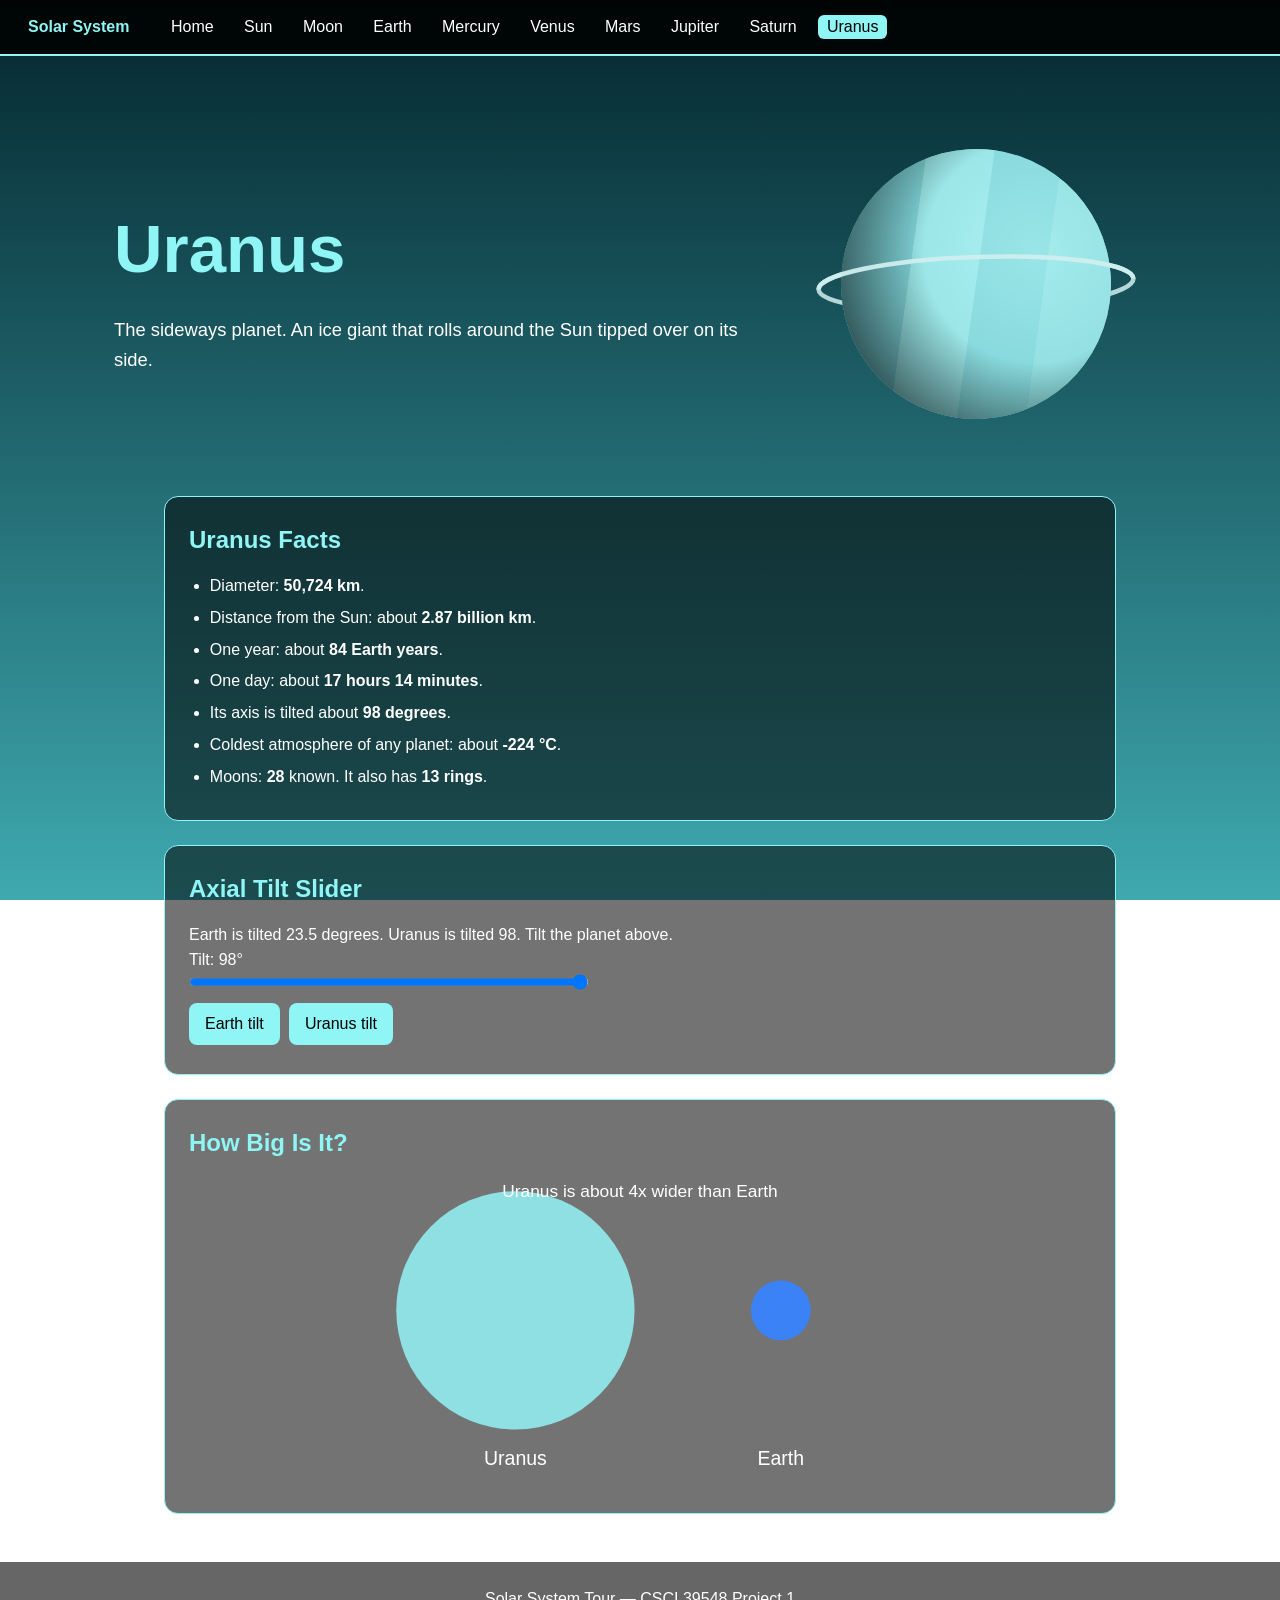
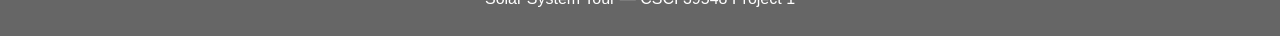
<file: uranus.html>
<!DOCTYPE html>
<html lang="en">
<head>
  <meta charset="UTF-8">
  <meta name="viewport" content="width=device-width, initial-scale=1.0">
  <title>Uranus | Solar System Tour</title>
  <!-- shared layout, then this page's own theme -->
  <link rel="stylesheet" href="css/style.css">
  <link rel="stylesheet" href="css/uranus.css">
</head>
<body class="uranus">
  <!-- Navigation bar: identical on every page -->
  <nav class="navbar">
    <a class="brand" href="index.html">Solar System</a>
    <ul>
      <li><a href="index.html">Home</a></li>
      <li><a href="sun.html">Sun</a></li>
      <li><a href="moon.html">Moon</a></li>
      <li><a href="earth.html">Earth</a></li>
      <li><a href="mercury.html">Mercury</a></li>
      <li><a href="venus.html">Venus</a></li>
      <li><a href="mars.html">Mars</a></li>
      <li><a href="jupiter.html">Jupiter</a></li>
      <li><a href="saturn.html">Saturn</a></li>
      <li><a href="uranus.html" class="active">Uranus</a></li>
    </ul>
  </nav>

  <!-- Title and picture -->
  <header class="hero">
    <div class="hero-text">
      <h1>Uranus</h1>
      <p class="intro">The sideways planet. An ice giant that rolls around the Sun tipped over on its side.</p>
    </div>
    <div class="hero-visual">
      <div class="tilt-box"><img id="planet-img" class="planet" src="images/uranus.svg" alt="Illustration of pale blue Uranus with thin rings"></div>
    </div>
  </header>

  <main>
    <!-- Facts -->
    <section class="card">
      <h2>Uranus Facts</h2>
      <ul class="facts">
        <li>Diameter: <strong>50,724 km</strong>.</li>
        <li>Distance from the Sun: about <strong>2.87 billion km</strong>.</li>
        <li>One year: about <strong>84 Earth years</strong>.</li>
        <li>One day: about <strong>17 hours 14 minutes</strong>.</li>
        <li>Its axis is tilted about <strong>98 degrees</strong>.</li>
        <li>Coldest atmosphere of any planet: about <strong>-224 &deg;C</strong>.</li>
        <li>Moons: <strong>28</strong> known. It also has <strong>13 rings</strong>.</li>
      </ul>
    </section>

    <!-- JavaScript feature -->
    <section class="card">
      <h2>Axial Tilt Slider</h2>
      <p>Earth is tilted 23.5 degrees. Uranus is tilted 98. Tilt the planet above.</p>
      <label for="tilt">Tilt: <span id="tilt-value">98</span>&deg;</label><br>
      <input id="tilt" type="range" min="0" max="98" value="98">
      <br>
      <button id="earth-btn">Earth tilt</button>
      <button id="uranus-btn">Uranus tilt</button>
    </section>

    <!-- Second picture -->
    <section class="card">
      <h2>How Big Is It?</h2>
      <figure>
        <img src="images/uranus-compare.svg" alt="Uranus drawn as a circle four times wider than Earth">
      </figure>
    </section>
  </main>

  <footer>
    <p>Solar System Tour &mdash; CSCI 39548 Project 1</p>
  </footer>

  <script src="js/uranus.js"></script>
</body>
</html>
</file>
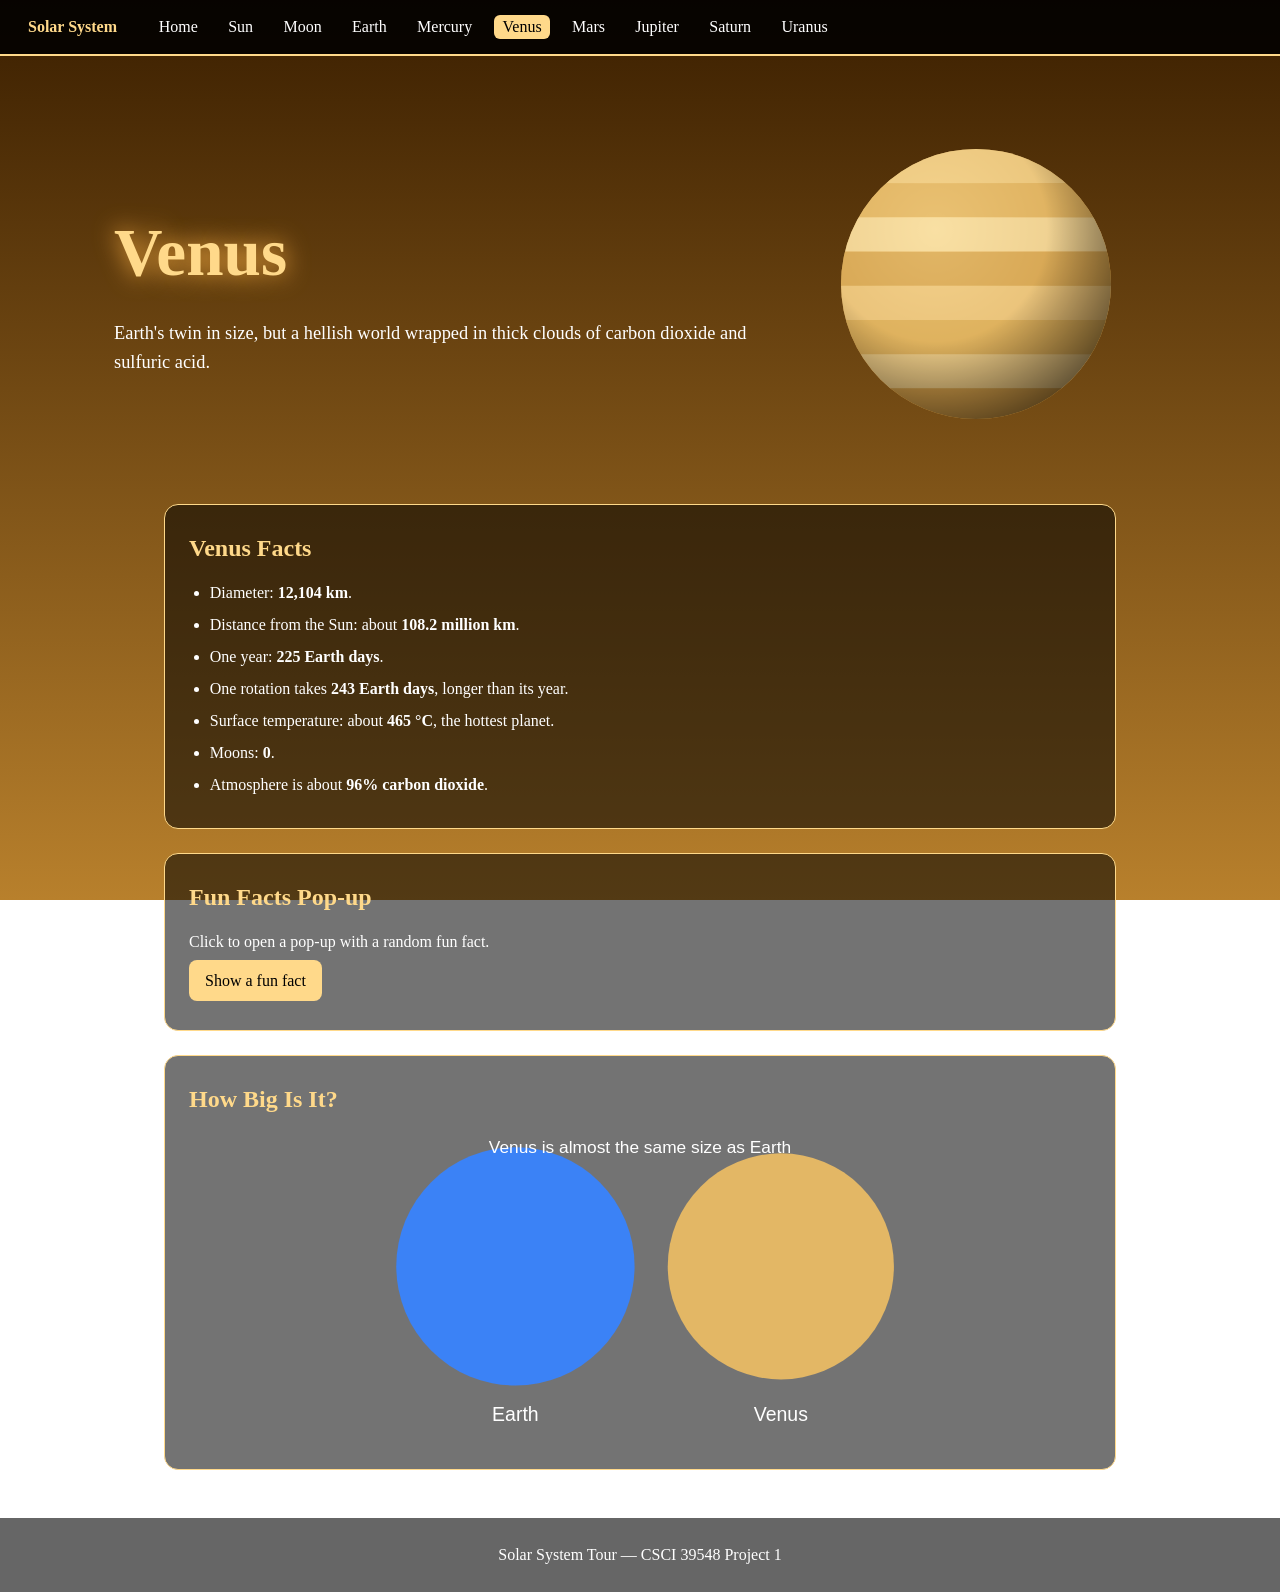
<file: venus.html>
<!DOCTYPE html>
<html lang="en">
<head>
  <meta charset="UTF-8">
  <meta name="viewport" content="width=device-width, initial-scale=1.0">
  <title>Venus | Solar System Tour</title>
  <!-- shared layout, then this page's own theme -->
  <link rel="stylesheet" href="css/style.css">
  <link rel="stylesheet" href="css/venus.css">
</head>
<body class="venus">
  <!-- Navigation bar: identical on every page -->
  <nav class="navbar">
    <a class="brand" href="index.html">Solar System</a>
    <ul>
      <li><a href="index.html">Home</a></li>
      <li><a href="sun.html">Sun</a></li>
      <li><a href="moon.html">Moon</a></li>
      <li><a href="earth.html">Earth</a></li>
      <li><a href="mercury.html">Mercury</a></li>
      <li><a href="venus.html" class="active">Venus</a></li>
      <li><a href="mars.html">Mars</a></li>
      <li><a href="jupiter.html">Jupiter</a></li>
      <li><a href="saturn.html">Saturn</a></li>
      <li><a href="uranus.html">Uranus</a></li>
    </ul>
  </nav>

  <!-- Title and picture -->
  <header class="hero">
    <div class="hero-text">
      <h1>Venus</h1>
      <p class="intro">Earth's twin in size, but a hellish world wrapped in thick clouds of carbon dioxide and sulfuric acid.</p>
    </div>
    <div class="hero-visual">
      <img id="planet-img" class="planet" src="images/venus.svg" alt="Illustration of cloudy golden Venus">
    </div>
  </header>

  <main>
    <!-- Facts -->
    <section class="card">
      <h2>Venus Facts</h2>
      <ul class="facts">
        <li>Diameter: <strong>12,104 km</strong>.</li>
        <li>Distance from the Sun: about <strong>108.2 million km</strong>.</li>
        <li>One year: <strong>225 Earth days</strong>.</li>
        <li>One rotation takes <strong>243 Earth days</strong>, longer than its year.</li>
        <li>Surface temperature: about <strong>465 &deg;C</strong>, the hottest planet.</li>
        <li>Moons: <strong>0</strong>.</li>
        <li>Atmosphere is about <strong>96% carbon dioxide</strong>.</li>
      </ul>
    </section>

    <!-- JavaScript feature -->
    <section class="card">
      <h2>Fun Facts Pop-up</h2>
      <p>Click to open a pop-up with a random fun fact.</p>
      <button id="open-btn">Show a fun fact</button>
      <dialog id="fact-dialog">
        <h3>Venus Fun Fact</h3>
        <p id="dialog-text"></p>
        <button id="close-btn">Close</button>
      </dialog>
    </section>

    <!-- Second picture -->
    <section class="card">
      <h2>How Big Is It?</h2>
      <figure>
        <img src="images/venus-compare.svg" alt="Venus and Earth drawn at almost the same size">
      </figure>
    </section>
  </main>

  <footer>
    <p>Solar System Tour &mdash; CSCI 39548 Project 1</p>
  </footer>

  <script src="js/venus.js"></script>
</body>
</html>
</file>
<file: css/style.css>
/* ===== Shared layout for every page =====
   Each page's theme file (css/<page>.css) overrides the variables below. */
:root {
  --bg: #000;
  --bg2: #111;
  --text: #ffffff;
  --accent: #88aaff;
  --card: rgba(0, 0, 0, 0.55);
  --head-font: Arial, sans-serif;
  --body-font: Arial, sans-serif;
}

* {
  box-sizing: border-box;
  margin: 0;
  padding: 0;
}

body {
  font-family: var(--body-font);
  color: var(--text);
  background: linear-gradient(var(--bg), var(--bg2)) fixed;
  line-height: 1.6;
  min-height: 100vh;
}

h1, h2, h3 {
  font-family: var(--head-font);
  color: var(--accent);
}

/* ----- Navigation bar ----- */
.navbar {
  position: sticky;
  top: 0;
  z-index: 10;
  display: flex;
  flex-wrap: wrap;
  align-items: center;
  gap: 0.5rem 1.5rem;
  padding: 0.7rem 1.2rem;
  background: rgba(0, 0, 0, 0.88);
  border-bottom: 2px solid var(--accent);
}

.navbar ul {
  display: flex;
  flex-wrap: wrap;
  gap: 0.3rem 0.8rem;
  list-style: none;
}

.navbar a {
  color: #ffffff;
  text-decoration: none;
  padding: 0.2rem 0.55rem;
  border-radius: 6px;
}

.navbar a:hover,
.navbar a.active {
  background: var(--accent);
  color: #000000;
}

.navbar .brand {
  font-weight: bold;
  color: var(--accent);
}

/* ----- Hero (title + picture) ----- */
.hero {
  display: flex;
  flex-wrap: wrap;
  align-items: center;
  justify-content: center;
  gap: 2rem;
  max-width: 1100px;
  margin: 0 auto;
  padding: 3rem 1.5rem 1rem;
}

.hero-text {
  flex: 1 1 320px;
}

.hero-text h1 {
  font-size: clamp(2.4rem, 6vw, 4.2rem);
}

.intro {
  margin-top: 0.8rem;
  font-size: 1.15rem;
}

.hero-visual {
  flex: 0 1 380px;
  text-align: center;
}

.planet {
  width: 100%;
  max-width: 360px;
  height: auto;
}

/* ----- Content cards ----- */
main {
  display: grid;
  gap: 1.5rem;
  max-width: 1000px;
  margin: 0 auto;
  padding: 1rem 1.5rem 3rem;
}

.card {
  background: var(--card);
  border: 1px solid var(--accent);
  border-radius: 14px;
  padding: 1.5rem;
}

.card h2 {
  margin-bottom: 0.8rem;
}

.facts {
  padding-left: 1.3rem;
}

.facts li {
  margin: 0.4rem 0;
}

figure img {
  display: block;
  width: 100%;
  max-width: 520px;
  margin: 0 auto;
}

figcaption {
  margin-top: 0.5rem;
  text-align: center;
  font-style: italic;
}

/* ----- Buttons and inputs used by the JS features ----- */
button {
  font: inherit;
  padding: 0.5rem 1rem;
  margin: 0.3rem 0.3rem 0.3rem 0;
  background: var(--accent);
  color: #000000;
  border: 0;
  border-radius: 8px;
  cursor: pointer;
}

button:hover {
  filter: brightness(1.15);
}

input {
  font: inherit;
  width: 10rem;
  padding: 0.5rem;
  border: 1px solid var(--accent);
  border-radius: 8px;
}

input[type="range"] {
  width: 100%;
  max-width: 400px;
  padding: 0;
}

.output {
  margin-top: 0.8rem;
  font-size: 1.2rem;
  font-weight: bold;
}

dialog {
  max-width: 420px;
  margin: auto;
  padding: 1.5rem;
  color: var(--text);
  background: #111111;
  border: 2px solid var(--accent);
  border-radius: 12px;
}

dialog::backdrop {
  background: rgba(0, 0, 0, 0.7);
}

footer {
  padding: 1.5rem;
  text-align: center;
  background: rgba(0, 0, 0, 0.6);
}

/* ----- Animations (JS switches animation-play-state) ----- */
.anim {
  animation-play-state: paused;
}

.spin {
  animation: spin 20s linear infinite;
}

.pulse {
  animation: pulse 2s ease-in-out infinite;
}

.orbit {
  animation: spin 6s linear infinite;
}

@keyframes spin {
  to { transform: rotate(360deg); }
}

@keyframes pulse {
  0%, 100% { transform: scale(1); filter: drop-shadow(0 0 20px #ffb300); }
  50% { transform: scale(1.06); filter: drop-shadow(0 0 60px #ffdd55); }
}
</file>
<file: css/index.css>
/* Home: deep space with twinkling stars */
:root {
  --accent: #8aa8ff;
  --head-font: "Trebuchet MS", Arial, sans-serif;
  --body-font: "Trebuchet MS", Arial, sans-serif;
}

body.index {
  background:
    radial-gradient(1px 1px at 20px 30px, #ffffff, transparent),
    radial-gradient(1.5px 1.5px at 90px 120px, #ffffff, transparent),
    radial-gradient(1px 1px at 160px 70px, #ccddff, transparent),
    radial-gradient(2px 2px at 60px 170px, #ffffff, transparent),
    linear-gradient(#050818, #1b0f3a);
  background-size: 200px 200px, 200px 200px, 200px 200px, 200px 200px, auto;
  background-attachment: fixed;
  animation: twinkle 4s ease-in-out infinite alternate;
}

@keyframes twinkle {
  from { background-position: 0 0, 0 0, 0 0, 0 0, 0 0; }
  to { background-position: 10px 6px, -8px 10px, 6px -8px, -6px -6px, 0 0; }
}

.index .hero-text h1 {
  text-shadow: 0 0 25px #6a7cff;
}
</file>
<file: css/earth.css>
/* Earth: ocean blues and forest greens */
:root {
  --bg: #04283d;
  --bg2: #0c5a3a;
  --accent: #5ad0ff;
  --head-font: Georgia, serif;
  --body-font: Verdana, sans-serif;
}

/* Orbit animation: the arm rotates and carries the Moon dot */
.orbit-box {
  position: relative;
  width: 300px;
  height: 300px;
  margin: 1rem auto;
  border: 1px dashed var(--accent);
  border-radius: 50%;
}

.earth-mini {
  position: absolute;
  top: 50%;
  left: 50%;
  width: 90px;
  transform: translate(-50%, -50%);
}

.orbit-arm {
  position: absolute;
  inset: 0;
}

.moon-dot {
  position: absolute;
  top: -10px;
  left: calc(50% - 10px);
  width: 20px;
  height: 20px;
  background: #d9d9d9;
  border-radius: 50%;
  box-shadow: 0 0 10px #ffffff;
}
</file>
<file: css/jupiter.css>
/* Jupiter: stormy tan and brown stripes */
:root {
  --accent: #f0b878;
  --head-font: "Palatino Linotype", "Book Antiqua", serif;
  --body-font: "Palatino Linotype", "Book Antiqua", serif;
}

body.jupiter {
  background: repeating-linear-gradient(
    180deg,
    #3a2412 0px, #3a2412 60px,
    #6b4423 60px, #6b4423 110px,
    #4a2e17 110px, #4a2e17 170px,
    #8a5d33 170px, #8a5d33 210px
  ) fixed;
}
</file>
<file: css/mars.css>
/* Mars: rusty red desert */
:root {
  --bg: #260b05;
  --bg2: #8a2f12;
  --accent: #ff7a4a;
  --head-font: "Arial Black", Impact, sans-serif;
  --body-font: "Trebuchet MS", Arial, sans-serif;
}

#more-text {
  margin-top: 0.8rem;
  padding: 0.8rem;
  border-left: 4px solid var(--accent);
}
</file>
<file: css/mercury.css>
/* Mercury: dusty gray-brown rock */
:root {
  --bg: #1c1814;
  --bg2: #5a5046;
  --accent: #d3bfa8;
  --head-font: "Lucida Console", Monaco, monospace;
  --body-font: "Lucida Console", Monaco, monospace;
}

.mercury .card {
  border-style: dashed;
}
</file>
<file: css/moon.css>
/* Moon: quiet grays, typewriter-style font */
:root {
  --bg: #0d0d0f;
  --bg2: #3b3b40;
  --accent: #d0d0d8;
  --head-font: "Courier New", monospace;
  --body-font: "Courier New", monospace;
}

/* Wrapper that lets the phase shadow sit on top of the Moon picture */
.moon-wrap {
  position: relative;
  width: 100%;
  max-width: 360px;
  margin: 0 auto;
  overflow: hidden;
  border-radius: 50%;
}

.moon-wrap .planet {
  display: block;
  max-width: 100%;
}

/* The dark circle that hides part of the Moon (moved by JS) */
.shadow {
  position: absolute;
  top: 0;
  left: 0;
  width: 100%;
  height: 100%;
  background: #05050a;
  border-radius: 50%;
  transform: translateX(-100%);
}

.shadow.half-left {
  width: 50%;
  border-radius: 0;
  transform: none;
}

.shadow.half-right {
  left: 50%;
  width: 50%;
  border-radius: 0;
  transform: none;
}
</file>
<file: css/saturn.css>
/* Saturn: pale gold and ring-tan */
:root {
  --bg: #2e2716;
  --bg2: #a68f4f;
  --accent: #f3dc90;
  --head-font: Garamond, Georgia, serif;
  --body-font: Garamond, Georgia, serif;
}

.saturn .hero-text h1 {
  letter-spacing: 4px;
}

.saturn body, .saturn p {
  font-size: 1.05rem;
}
</file>
<file: css/sun.css>
/* Sun: fiery oranges and yellows */
:root {
  --bg: #2a0800;
  --bg2: #b34700;
  --accent: #ffd000;
  --head-font: Impact, "Arial Black", sans-serif;
  --body-font: "Trebuchet MS", Arial, sans-serif;
}

.sun .hero-text h1 {
  text-shadow: 0 0 20px #ff6a00;
  letter-spacing: 3px;
}
</file>
<file: css/uranus.css>
/* Uranus: icy cyan */
:root {
  --bg: #04262e;
  --bg2: #3fa9b0;
  --accent: #8ff5f5;
  --head-font: Verdana, sans-serif;
  --body-font: Verdana, sans-serif;
}

/* Box that lets the planet tip over (rotated by JS) */
.tilt-box {
  display: flex;
  justify-content: center;
}

.tilt-box .planet {
  transition: transform 0.4s ease;
  transform: rotate(98deg);
}
</file>
<file: css/venus.css>
/* Venus: thick golden-yellow clouds */
:root {
  --bg: #3b1f00;
  --bg2: #b8802c;
  --accent: #ffd98a;
  --head-font: Georgia, serif;
  --body-font: Georgia, serif;
}

.venus .hero-text h1 {
  text-shadow: 0 0 25px #ffb347;
}
</file>
